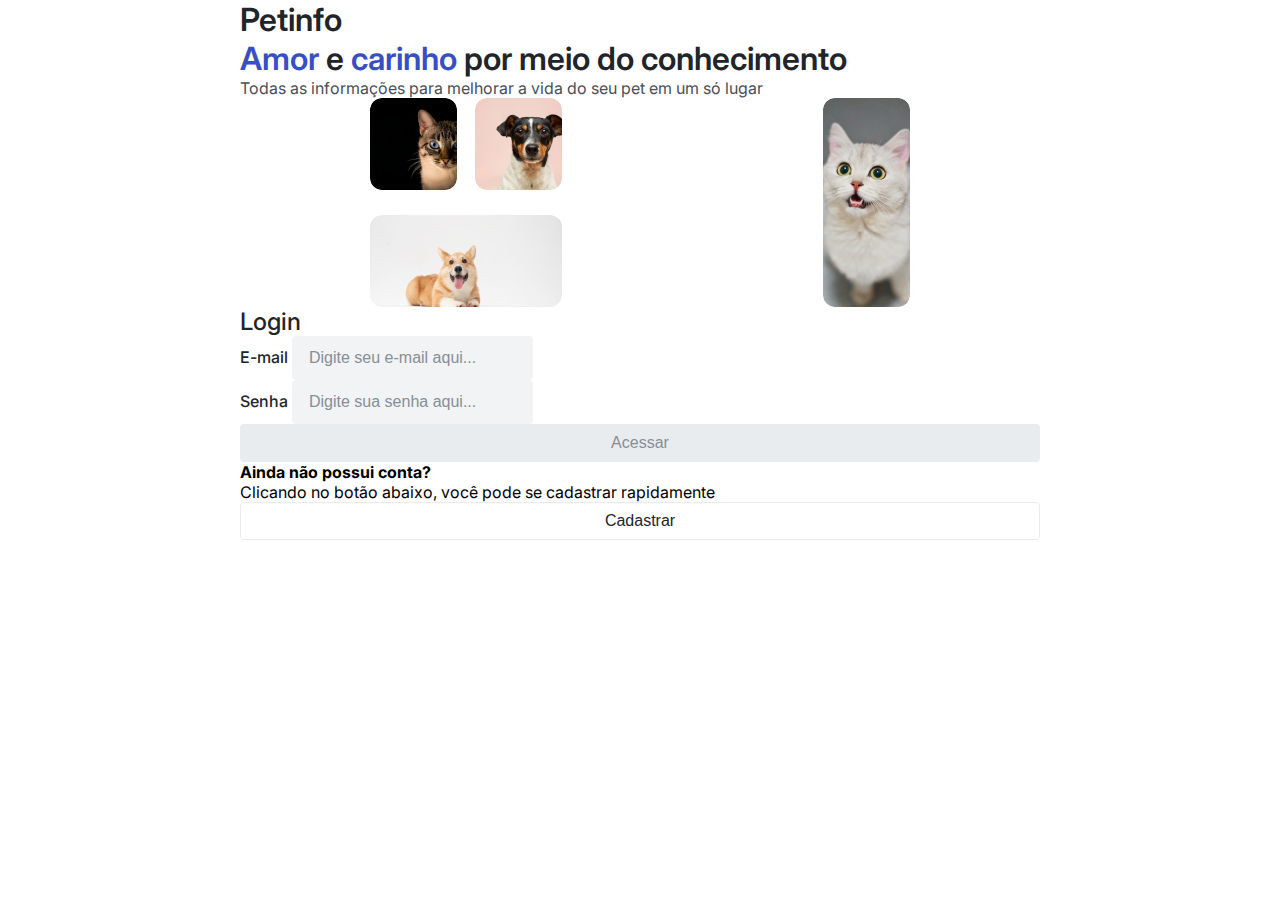
<file: index.html>
<!DOCTYPE html>
<html lang="pt-BR">

<head>
  <meta charset="UTF-8">
  <meta http-equiv="X-UA-Compatible" content="IE=edge">
  <meta name="viewport" content="width=device-width, initial-scale=1.0">
  <link rel="stylesheet" href="./styles/globalStyles.css">
  <link rel="stylesheet" href="./styles/fonts.css">
  <link rel="stylesheet" href="./styles/colors.css">
  <link rel="stylesheet" href="./styles/images.css">
  <link rel="stylesheet" href="./styles/input.css">
  <link rel="stylesheet" href="./styles/button.css">
  <link rel="stylesheet" href="./styles/toltip.css">
  <link rel="stylesheet" href="./pages/login/index.css">
  <title>Petinfo - Login</title>
</head>

<body>
  <div class="container page-content">

    <aside>
      <h1 class="title-1 gray-1">
        Petinfo
      </h1>
      <h2 class="title-1 gray-1">
        <span class="title-1 brand-1">Amor</span> e <span class="title-1 brand-1">carinho</span> por meio do conhecimento
      </h2>
      <p class="text-3 gray-3">
        Todas as informações para melhorar a vida do seu pet em um só lugar
      </p>
      <div class="pet-wrapper-3">
        <div class="pet-wrapper-2">
          <div class="pet-wrapper-1">
            <div class="img-pet-1">
              <img src="./assets/img/pet5.png" alt="Pet">

            </div>
            <div class="img-pet-1">
              <img src="./assets/img/pet6.png" alt="Pet">

            </div>
          </div>
          <div class="img-pet-2">
            <img src="./assets/img/pet7.png" alt="Pet">

          </div>
        </div>
        <div class="img-pet-3">
          <img src="./assets/img/pet8.png" alt="Pet">

        </div>
      </div>
    </aside>

    <main>
      <h2 class="title-3 gray-1">
        Login

      </h2>
      <form id="login-form">
        <div>
          <label class="text-2 gray-1" for="email">
            E-mail

          </label>
          <input class="input-form" id="email" name="email" type="email" placeholder="Digite seu e-mail aqui..." required="true">

        </div>
        <div>

          <label class="text-2 gray-1" for="password">
            Senha

          </label>
          <input class="input-form" id="password" name="password" type="password" placeholder="Digite sua senha aqui..." required="true">
          <span id="wrong-password-span" class="text-4 alert-1 transparent">
            E-mail e/ou senha incorretos

          </span>
        </div>

        <button disabled="true" id="btn-access" class="btn-form-1 btn-disabled" type="submit">
          Acessar

        </button>        
      </form>
      <section>

        <h4>
          Ainda não possui conta?
        </h4>

        <p>
          Clicando no botão abaixo, você pode se cadastrar rapidamente
        </p>

        <a href="./pages/register/index.html">
          <button class="btn-form-2">
            Cadastrar

          </button>
        </a>
      </section>
    </main>
  </div>
  <script type="module" src="./pages/login/index.js"></script>
  
</body>
</html>
</file>
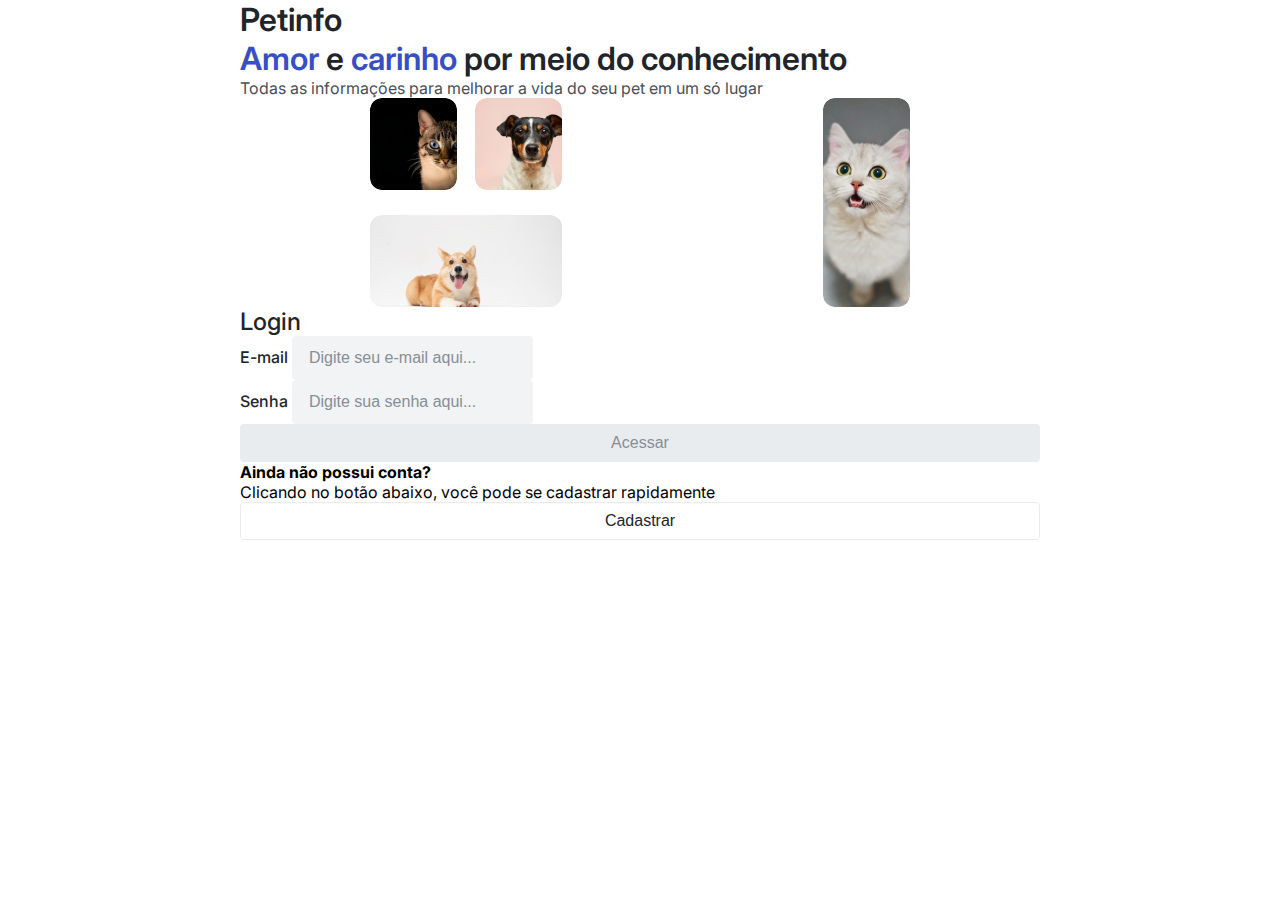
<file: pages/home/index.html>
<!DOCTYPE html>
<html lang="pt-BR">

<head>
  <meta charset="UTF-8">
  <meta http-equiv="X-UA-Compatible" content="IE=edge">
  <meta name="viewport" content="width=device-width, initial-scale=1.0">
  <link rel="stylesheet" href="../../styles/globalStyles.css">
  <link rel="stylesheet" href="../../styles/fonts.css">
  <link rel="stylesheet" href="../../styles/colors.css">
  <link rel="stylesheet" href="../../styles/input.css">
  <link rel="stylesheet" href="../../styles/button.css">
  <link rel="stylesheet" href="../../styles/modal.css">
  <link rel="stylesheet" href="../../styles/toltip.css">
  <link rel="stylesheet" href="./index.css">
  <title>Petinfo - Home</title>
</head>

<body>
  <header class="container">

    <h1 class="title-3 gray-1">
      Petinfo
    </h1>

    <div class="div-header-wrapper">
      <div class="div-header">

        <button id="create-post" class="create-post">
          Criar publicação
        </button>
        <div class="avatar-header">
          <img id="avatar-header-img" alt="Avatar">

        </div>
      </div>
    </div>

  </header>

  <main class="container">

    <h2 class="text-1 gray-1">
      Feed
    </h2>

    <section class="main-content">
      <ul class="cards-wrapper">
      </ul>
    </section>
    
  </main>

  <script type="module" src="./index.js"></script>
</body>
</html>
</file>
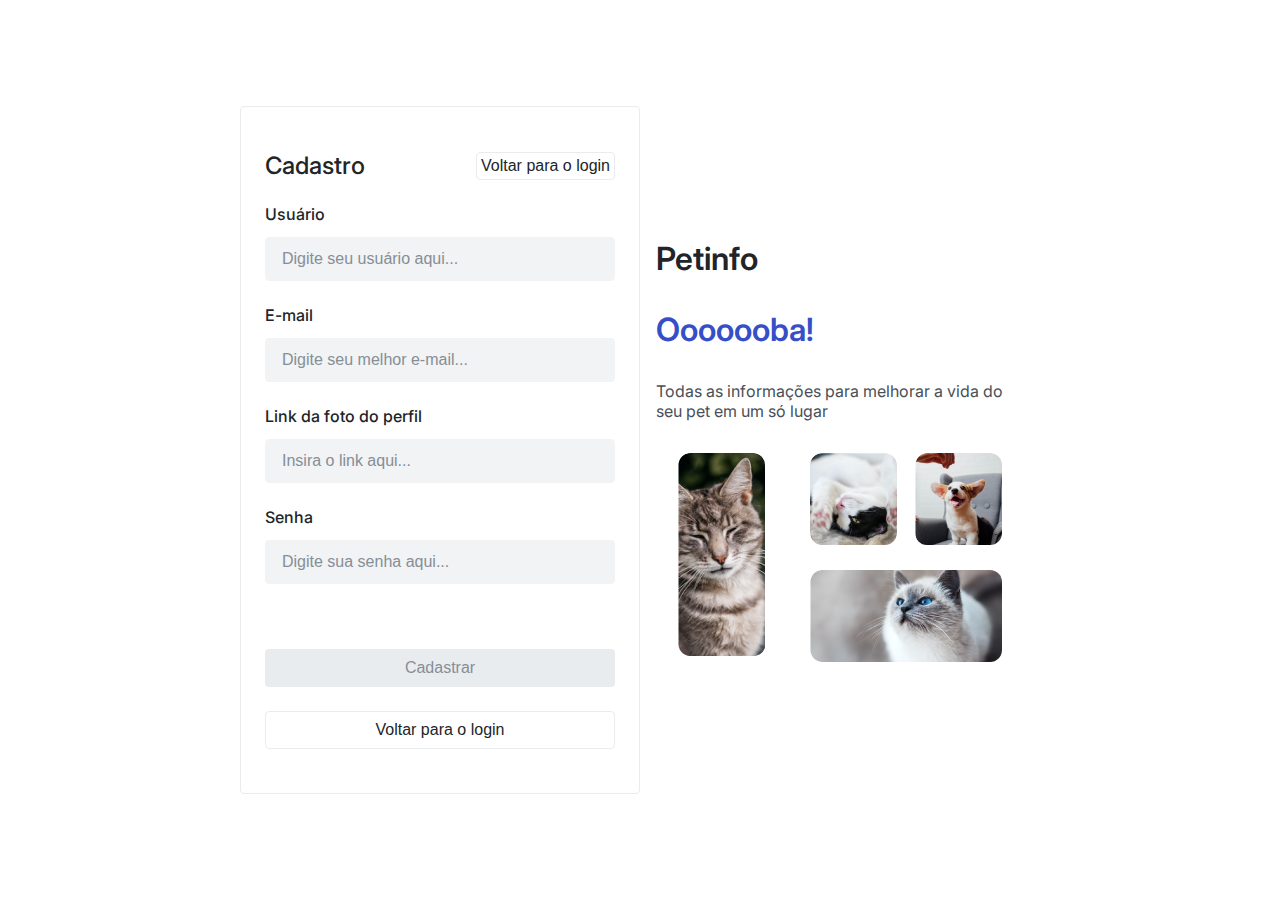
<file: pages/register/index.html>
<!DOCTYPE html>
<html lang="pt-BR">

<head>
  <meta charset="UTF-8">
  <meta http-equiv="X-UA-Compatible" content="IE=edge">
  <meta name="viewport" content="width=device-width, initial-scale=1.0">
  <link rel="stylesheet" href="../../styles/globalStyles.css">
  <link rel="stylesheet" href="../../styles/fonts.css">
  <link rel="stylesheet" href="../../styles/colors.css">
  <link rel="stylesheet" href="../../styles/images.css">
  <link rel="stylesheet" href="../../styles/input.css">
  <link rel="stylesheet" href="../../styles/button.css">
  <link rel="stylesheet" href="../../styles/toltip.css">
  <link rel="stylesheet" href="./index.css">
  <title>Petinfo - Register</title>
</head>

<body>
  <div class="container page-content">
    <main>

      <div class="register-header">

        <h2 class="title-3 gray-1">
          Cadastro
          
        </h2>
        <a href="../../index.html">
          <button class="btn-register-header">
            Voltar para o login

          </button>
        </a>

      </div>
      <form id="register-form">

        <div>

          <label class="text-2 gray-1" for="username">
            Usuário

          </label>
          <input class="input-form" id="username" name="username" type="text" placeholder="Digite seu usuário aqui..."
            required="true">

        </div>

        <div>

          <label class="text-2 gray-1" for="email">
            E-mail

          </label>
          <input class="input-form" id="email" name="email" type="email" placeholder="Digite seu melhor e-mail..."
            required="true">

        </div>
        <div>

          <label class="text-2 gray-1" for="avatar">
            Link da foto do perfil
          </label>
          <input class="input-form" id="avatar" name="avatar" type="text" placeholder="Insira o link aqui..."
            required="true">

        </div>

        <div>

          <label class="text-2 gray-1" for="password">
            Senha

          </label>
          <input class="input-form" id="password" name="password" type="password" placeholder="Digite sua senha aqui..."
            required="true">

        </div>

        <span id="email-exists" class="text-4 alert-1 transparent">
          Usuário já cadastrado

        </span>

        <button disabled="true" id="btn-register" class="btn-form-1 btn-disabled" type="submit">
          Cadastrar

        </button>

      </form>
      <section>

        <a href="../../index.html">
          <button class="btn-form-2">
            Voltar para o login

          </button>

        </a>
      </section>
    </main>

    <aside>
      <h1 class="title-1 gray-1">
        Petinfo

      </h1>
      <h2 class="title-1 brand-1">
        Ooooooba!

      </h2>
      <p class="text-3 gray-3">
        Todas as informações para melhorar a vida do seu pet em um só lugar
      
      </p>
      <div class="pet-wrapper-3">

        <div class="img-pet-3">
          <img src="../../assets/img/pet1.png" alt="Pet">

        </div>

        <div class="pet-wrapper-2">
          <div class="pet-wrapper-1">
            <div class="img-pet-1">
              <img src="../../assets/img/pet2.png" alt="Pet">

            </div>
            <div class="img-pet-1">
              <img src="../../assets/img/pet4.png" alt="Pet">

            </div>
          </div>

          <div class="img-pet-2">
            <img src="../../assets/img/pet3.png" alt="Pet">

          </div>
        </div>
      </div>
    </aside>
  </div>

  <script type="module" src="./index.js"></script>
</body>
</html>
</file>
<file: styles/globalStyles.css>
@import url('https://fonts.googleapis.com/css2?family=Inter:wght@100;200;300;400;500;600;700;800;900&display=swap');

* {
  margin: 0;
  padding: 0;
  box-sizing: border-box;
}

ul {
  list-style: none;
}

a {
  text-decoration: none;
}

:root {
  --brand100: #364FC7;
  --brand200: #3B56D9;
  --gray100: #212529;
  --gray200: #343A40;
  --gray300: #495057;
  --gray400: #868E96;
  --gray500: #ADB5BD;
  --gray600: #E9ECEF;
  --gray700: #F1F3F5;
  --gray800: #F8F9FA;
  --gray900: #FCFEFF;
  --alert100: #C73650;
  --alert200: #DB3C58;
  --success100: #087F5B;
  --modal-background: rgba(30, 30, 30, 0.5);

  --font-size-1: 2rem;
  --font-size-2: 1.5rem;
  --font-size-3: 1.25rem;
  --font-size-4: 1.125rem;
  --font-size-5: 1rem;
  --font-size-6: 0.875rem;
  --font-size-7: 0.75rem;

  --font-family-default: 'Inter', sans-serif;

  --radius-1: 0.25rem;
  --radius-2: 0.5rem;
  --radius-3: 0.75rem;
  --radius-4: 1rem;
  --radius-rounded: 50%;
}

body {
  font-family: var(--font-family-default);
}

.container {
  width: 100%;
  max-width: 50rem;  
  margin: 0 auto;
}

.spinner {
  animation: spinner 1s infinite;
}

@keyframes spinner {
  0% {
    transform: rotate(0);
  }

  100% {
    transform: rotate(360deg);
  }
}

.hidden {
  display: none;
}
</file>
<file: styles/fonts.css>
.title-1 {
  font-size: var(--font-size-1);
  font-weight: 600;
}

.title-2 {
  font-size: var(--font-size-2);
  font-weight: 600;
}

.title-3 {
  font-size: var(--font-size-2);
  font-weight: 500;
}

.text-1 {
  font-size: var(--font-size-3);
  font-weight: 500;
}

.text-2 {
  font-size: var(--font-size-5);
  font-weight: 500;
}

.text-3 {
  font-size: var(--font-size-5);
  font-weight: 400;
}

.text-4 {
  font-size: var(--font-size-6);
  font-weight: 500;
}

.text-5 {
  font-size: var(--font-size-6);
  font-weight: 400;
}
</file>
<file: styles/colors.css>
.brand-1 {
  color: var(--brand100);
}

.bg-brand-1 {
  background-color: var(--brand100);
}

.brand-2 {
  color: var(--brand200);
}

.bg-brand-2 {
  background-color: var(--brand200);
}

.gray-1 {
  color: var(--gray100);
}

.bg-gray-1 {
  background-color: var(--gray100);
}

.gray-2 {
  color: var(--gray200);
}

.bg-gray-2 {
  background-color: var(--gray200);
}

.gray-3 {
  color: var(--gray300);
}

.bg-gray-3 {
  background-color: var(--gray300);
}

.gray-4 {
  color: var(--gray400);
}

.bg-gray-4 {
  background-color: var(--gray400);
}

.gray-5 {
  color: var(--gray500);
}

.bg-gray-5 {
  background-color: var(--gray500);
}

.gray-6 {
  color: var(--gray600);
}

.bg-gray-6 {
  background-color: var(--gray600);
}

.gray-7 {
  color: var(--gray700);
}

.bg-gray-7 {
  background-color: var(--gray700);
}

.gray-8 {
  color: var(--gray800);
}

.bg-gray-8 {
  background-color: var(--gray800);
}

.gray-9 {
  color: var(--gray900);
}

.bg-gray-9 {
  background-color: var(--gray900);
}

.alert-1 {
  color: var(--alert100);
}

.bg-alert-1 {
  background-color: var(--alert100);
}

.alert-2 {
  color: var(--alert200);
}

.bg-alert-2 {
  background-color: var(--alert200);
}

.success-1 {
  color: var(--success100);
}

.bg-success-1 {
  background-color: var(--success100);
}

.transparent {
  color: transparent;
}

.bg-transparent {
  background-color: transparent;
}
</file>
<file: styles/images.css>
.pet-wrapper-1 {
  display: flex;
  justify-content: space-between;
  width: 12rem;
}

.pet-wrapper-2 {
  display: flex;
  flex-direction: column;
  gap: 0.5rem;
  justify-content: space-between;
}

.pet-wrapper-3 {
  display: flex;
  height: 13.063rem;
  width: 100%;
  justify-content: space-around; 
  
}

.img-pet-1 {
  width: 5.438rem;
  height: 5.75rem;
  border-radius: var(--radius-3);
  overflow: hidden;
  object-fit: cover;
}

.img-pet-2 {
  width: 12rem;
  height: 5.75rem;
  border-radius: var(--radius-3);
  overflow: hidden;
  object-fit: cover;
}

.img-pet-3 {
  width: 5.438rem;
  height: 13.063rem;
  border-radius: var(--radius-3);
  overflow: hidden;
  object-fit: cover;
}

.pet-wrapper-3 img{ 
  object-fit: cover;
}
</file>
<file: styles/input.css>
.input-form {
  background-color: var(--gray700);
  height: 2.75rem;
  padding: 0 1rem;
  border-radius: var(--radius-1);
  border: 1px solid var(--gray700);
  outline: none;

  color: var(--gray100);
  font-size: var(--font-size-5);
  font-weight: 400;
}

.input-form:focus {
  border: 1px solid var(--gray500);
}

.input-form::placeholder {
  color: var(--gray400);
  font-size: var(--font-size-5);
  font-weight: 400;
}

textarea {
  padding: 1rem;
  height: 10rem;
  border-radius: var(--radius-1);
  border: 1px solid var(--gray600);
  outline: none;
  resize: none;

  background-color: var(--gray700);

  font-family: var(--font-family-default);
  color: var(--gray100);
  font-size: var(--font-size-5);
  font-weight: 400;
}

textarea::placeholder {
  font-family: var(--font-family-default);
  color: var(--gray400);
  font-size: var(--font-size-5);
  font-weight: 400;
}
</file>
<file: styles/button.css>
button {
  cursor: pointer;
}

button:hover {
  opacity: 0.7; ;
}

.btn-form-1 {
  height: 2.375rem;
  width: 100%;
  padding: 0 1rem;

  border: 1px solid var(--brand100);
  background-color: var(--brand100);
  border-radius: var(--radius-1);
  
  color: var(--gray900);
  font-size: var(--font-size-5);
  font-weight: 500;
}

.btn-form-2 {
  height: 2.375rem;
  width: 100%;
  padding: 0 1rem;

  border: 1px solid var(--gray600);
  background-color: transparent;
  border-radius: var(--radius-1);
  
  color: var(--gray100);
  font-size: var(--font-size-5);
  font-weight: 500;
}

.btn-register-header {
  border: 1px solid var(--gray600);
  border-radius: var(--radius-1);
  background-color: transparent;
  padding: 0.25rem;

  color: var(--gray100);
  font-size: var(--font-size-5);
  font-weight: 500;
}

.create-post {

  height: 2.375rem;
  background-color: var(--brand100);
  padding: 0 1rem;
  border: none;
  border-radius: var(--radius-1);

  color: var(--gray900);
  font-size: var(--font-size-5);
  font-weight: 500; 
}

.delete-post {
  height: 2.375rem;
  background-color: var(--alert100);
  padding: 0 1rem;
  border: none;
  border-radius: var(--radius-1);

  color: var(--gray900);
  font-size: var(--font-size-5);
  font-weight: 500; 
}

.close-modal-post {
  height: 2.375rem;
  background-color: var(--gray600);
  padding: 0 1rem;
  border: none;
  border-radius: var(--radius-1);

  color: var(--gray400);
  font-size: var(--font-size-5);
  font-weight: 500; 
}

.btn-card {
  padding: 0.25rem;
  background-color: transparent;
  border: 1px solid var(--gray600);

  font-size: var(--font-size-6);
  font-weight: 500;
  color: var(--gray100);
}

.access-post {
  border: none;
  background-color: transparent;
  width: fit-content;
  color: var(--brand100);

  font-size: var(--font-size-5);
  font-weight: 500;
}

.access-post:hover {
  text-decoration: underline;
}

.btn-close-modal {
  width: 2rem;
  height: 2rem;
  background-color: var(--gray600);

  border: none;
  border-radius: var(--radius-1);
}

.btn-disabled {
  background-color: var(--gray600);
  color: var(--gray400);
  cursor: default;
  border: none;
}

.btn-disabled:hover {
  opacity: 1;
  text-decoration: none;  
}
</file>
<file: styles/toltip.css>
.toltip {
  width: 100%;
  max-width: 28rem;
  height: 8rem;
  border-radius: var(--radius-1);

  position: fixed;
  bottom: 1rem;
  right: 1rem;

  display: flex;
  flex-direction: column;
  gap: 1rem;
  padding: 1rem;
  justify-content: center;

  background-color: var(--gray800);
  animation: toltip 4000ms ;
}

.toltip-header {
  display: flex;
  gap: 1rem;
  align-items: center;
}

.check {
  width: 1rem;
  height: 1rem;
  background-color: var(--success100);
  border-radius: var(--radius-rounded);
  background-image: url(../assets/img/check.png);
  background-position: center;
  background-repeat: no-repeat;
  
}

.alert {
  width: 1rem;
  height: 1rem;
  background-color: var(--alert100);
  border-radius: var(--radius-rounded);
  display: flex;
  align-items: center;
  justify-content: center;
}

.link-toltip {
  text-decoration: underline;
  color: var(--brand100);
}

.link-toltip:hover {
  color: var(--brand200);
}

@keyframes toltip {
  0% {
    margin-bottom: -12rem;
  }
  25% {
    margin-bottom: 0;
  }
  50% {
    margin-bottom: 0;
  }
  75% {
    margin-bottom: 0;
  }
  100% {
    margin-bottom: -12rem;
  }
}

@media (max-width: 700px) {

  .toltip {
    right: 0;
  }

}
</file>
<file: pages/login/index.css>
/* Desenvolva a estilização da sua página aqui */
</file>
<file: styles/modal.css>
.modal {
  width: 100vw;
  min-height: 100vh;
  background-color: var(--modal-background);
  position: fixed;
  top: 0;
  left: 0;
  z-index: 1;

  display: flex;
  align-items: center;
  justify-content: center;
  padding: 1rem;
}

.modal-wrapper {  
  background-color: var(--gray900);
  display: flex;
  flex-direction: column;
  gap: 1.5rem;
  padding: 1.5rem;

  border-radius: var(--radius-2);
  overflow-y: auto;
  animation: modalRender 2000ms;
}

@keyframes modalRender {
  0% {
    margin-top: -500%;
  }
  50% {
    margin: -250%;
  }
  100% {
    margin-top: 0;
  }
}

@media (max-width: 700px) {

  .modal {     
    width: 100vw;
    padding: 0.5rem 1rem;    
  }

  .modal-wrapper {
    padding: 1rem;
  }

}
</file>
<file: pages/home/index.css>
header {
  display: flex;
  justify-content: space-between;
  align-items: center;
  height: 7rem;
}

header .div-header {
  display: flex;
  align-items: center;
  gap: 1rem;
}

header .div-header-wrapper {
  display: flex;
  flex-direction: column;
  position: relative;
}

.logout {
  display: flex;
  flex-direction: column;
  justify-content: space-between;
  padding: 0 1rem;

  border-radius: var(--radius-1);
  background-color: var(--gray700);

  position: absolute;
  top: 2.7rem;
  right: 0;
  width: 13.438rem;
  height: 7.313rem;

  animation: logout 1000ms;
}

.logout div {
  height: 50%;
  display: flex;
  align-items: center;
  padding: 0 0.5rem;
}

.logout button {
  height: 50%;
  display: flex;
  align-items: center;
  gap: 1rem;
  border: none;
  border-radius: 1rem;

  background-color: transparent;
  opacity: 0.5;
  display: flex;

  padding: 0 0.5rem;
}

.logout button:hover {
  opacity: 1;
  background-color: var(--gray600);
}

header .avatar-header {
  height: 2.563rem;
  width: 2.563rem;
  overflow: hidden;
  object-fit: cover;

  border: 1px solid var(--brand100);
  border-radius: var(--radius-rounded);

  display: flex;
  align-items: center;
  justify-content: center;
  cursor: pointer;
}

header .avatar-header img {
  object-fit: cover;
  width: 100%;
  height: 100%;
}

main {
  display: flex;
  flex-direction: column;
  gap: 3rem;
}

.cards-wrapper {
  display: flex;
  flex-direction: column;

  gap: 2rem;
}

.card {
  display: flex;
  flex-direction: column;
  gap: 1rem;
}

.card-header {
  display: flex;
  justify-content: space-between;
}

.card-header-info {
  display: flex;
  align-items: center;
}

.card-header-info-name {
  display: flex;
  gap: 0.5rem;
  align-items: center;
  padding-right: 0.5rem;
}

.card-header-info span {
  border-left: 1px solid var(--gray500);
  padding-left: 0.5rem;
}

.card-header-info-avatar {
  width: 2rem;
  height: 2rem;

  border: 1px solid var(--brand100);
  border-radius: var(--radius-rounded);
  overflow: hidden;
  object-fit: cover;

  display: flex;
  align-items: center;
  justify-content: center;
}

.card-header-info-avatar img {
  object-fit: cover;
  width: 100%;
  height: 100%;
}

.btns-header {
  display: flex;
  gap: 0.5rem;
}

.modal-wrapper form {
  display: flex;
  flex-direction: column;
  gap: 2rem;
}

.modal-wrapper form div {
  display: flex;
  flex-direction: column;
  gap: 1rem;
}

.modal-wrapper form div:nth-of-type(3) {
  flex-direction: row;
  justify-content: flex-end;
}

.div-btns-remove-post {
  display: flex;
  gap: 1rem;
}

@keyframes logout {
  0% {
    margin-top: -20%;
  }

  100% {
    margin-top: 0;
  }
}

.hidden {
  display: none;
}

@media (max-width: 700px) {
  body {
    height: 100%;
    width: 100vw;
    padding: 0 1rem;
  }
}
</file>
<file: pages/register/index.css>
body {
  height: 100vh;
  width: 100vw;

  display: flex;
  align-items: center;
}

.page-content {
  display: flex;
  justify-content: space-between;
  min-height: 37.5rem;
}

aside {
  width: 25rem;
  max-width: 100%;
  padding: 2.75rem 1rem;
  
  display: flex;
  flex-direction: column;
  justify-content: center;
  gap: 2rem;
}

main {  
  width: 25rem;
  max-width: 100%;

  padding: 2.75rem 1.5rem; 
  display: flex;
  flex-direction: column;
  justify-content: space-between;
  gap: 1.5rem;

  border: 1px solid var(--gray600);
  border-radius: var(--radius-1);
}

main .register-header {
  display: flex;
  justify-content: space-between;
  align-items: center;
}

main form {
  min-height: 16rem;
  display: flex;
  flex-direction: column;
  justify-content: space-between;
  gap: 1.5rem;
}

main form div {
  display: flex;
  flex-direction: column;
  gap: 0.8rem;
}

main section {
  display: flex;
  flex-direction: column;
  gap: 1.5rem;
}

@media (max-width: 700px) {
  body {
    height: 100%;   
    width: 100vw;
    padding: 0 0.5rem;
  }
  .page-content{    
    flex-direction: column;
    align-items: center;    
  }
}
</file>
